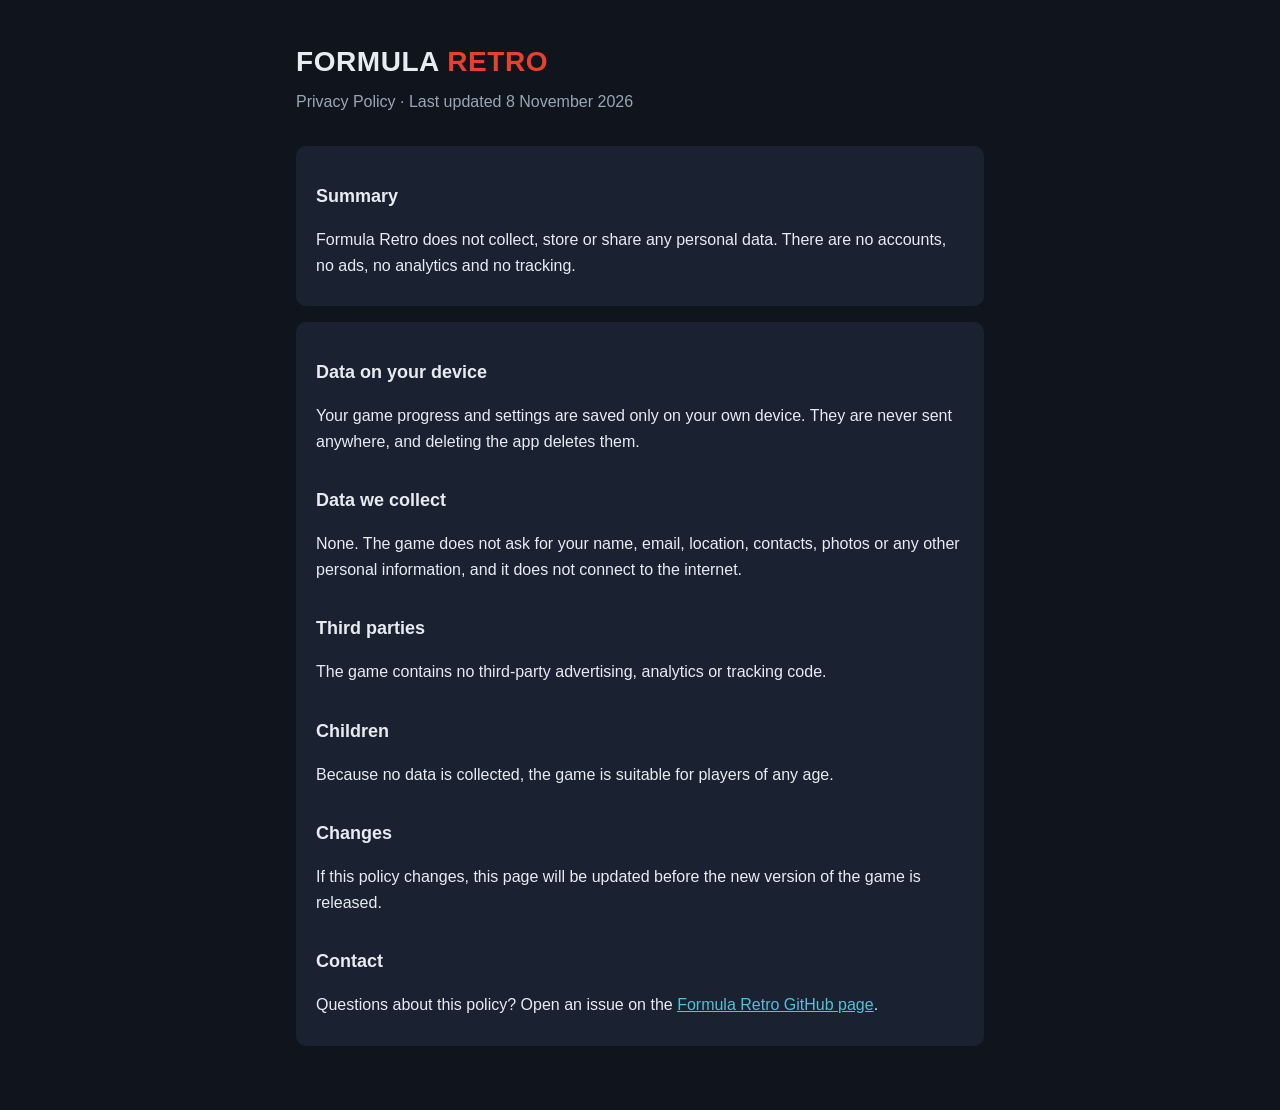
<file: index.html>
<!doctype html>
<html lang="en"><head><meta charset="utf-8"><meta name="viewport" content="width=device-width,initial-scale=1">
<title>Formula Retro Privacy Policy</title><link rel="stylesheet" href="style.css"></head>
<body><main>
<h1>FORMULA <span>RETRO</span></h1>
<p class="sub">Privacy Policy · Last updated 8 November 2026</p>
<section>
<h2>Summary</h2>
<p>Formula Retro does not collect, store or share any personal data. There are no accounts, no ads, no analytics and no tracking.</p>
</section>
<section>
<h2>Data on your device</h2>
<p>Your game progress and settings are saved only on your own device. They are never sent anywhere, and deleting the app deletes them.</p>
<h2>Data we collect</h2>
<p>None. The game does not ask for your name, email, location, contacts, photos or any other personal information, and it does not connect to the internet.</p>
<h2>Third parties</h2>
<p>The game contains no third-party advertising, analytics or tracking code.</p>
<h2>Children</h2>
<p>Because no data is collected, the game is suitable for players of any age.</p>
<h2>Changes</h2>
<p>If this policy changes, this page will be updated before the new version of the game is released.</p>
<h2>Contact</h2>
<p>Questions about this policy? Open an issue on the <a href="https://github.com/Nishanth-S-S/Retro_F1/issues">Formula Retro GitHub page</a>.</p>
</section>
</main></body></html>
</file>
<file: style.css>
:root{--bg:#10141c;--panel:#1a2130;--ink:#e8ecf2;--muted:#9aa6b8;--accent:#e8402e;--link:#4fc3d9}
*{box-sizing:border-box}
body{margin:0;background:var(--bg);color:var(--ink);font:16px/1.6 -apple-system,BlinkMacSystemFont,"Segoe UI",Roboto,sans-serif}
main{max-width:720px;margin:0 auto;padding:40px 16px 64px}
h1{font-size:28px;margin:0 0 4px;letter-spacing:.02em}
h1 span{color:var(--accent)}
.sub{color:var(--muted);margin:0 0 32px}
h2{font-size:18px;margin:32px 0 8px}
section{background:var(--panel);border-radius:10px;padding:4px 20px 12px;margin-top:16px}
a{color:var(--link)}
.btn{display:inline-block;background:var(--accent);color:#fff;text-decoration:none;padding:10px 18px;border-radius:8px;font-weight:600;margin-top:8px}
footer{color:var(--muted);font-size:14px;margin-top:40px}
</file>
